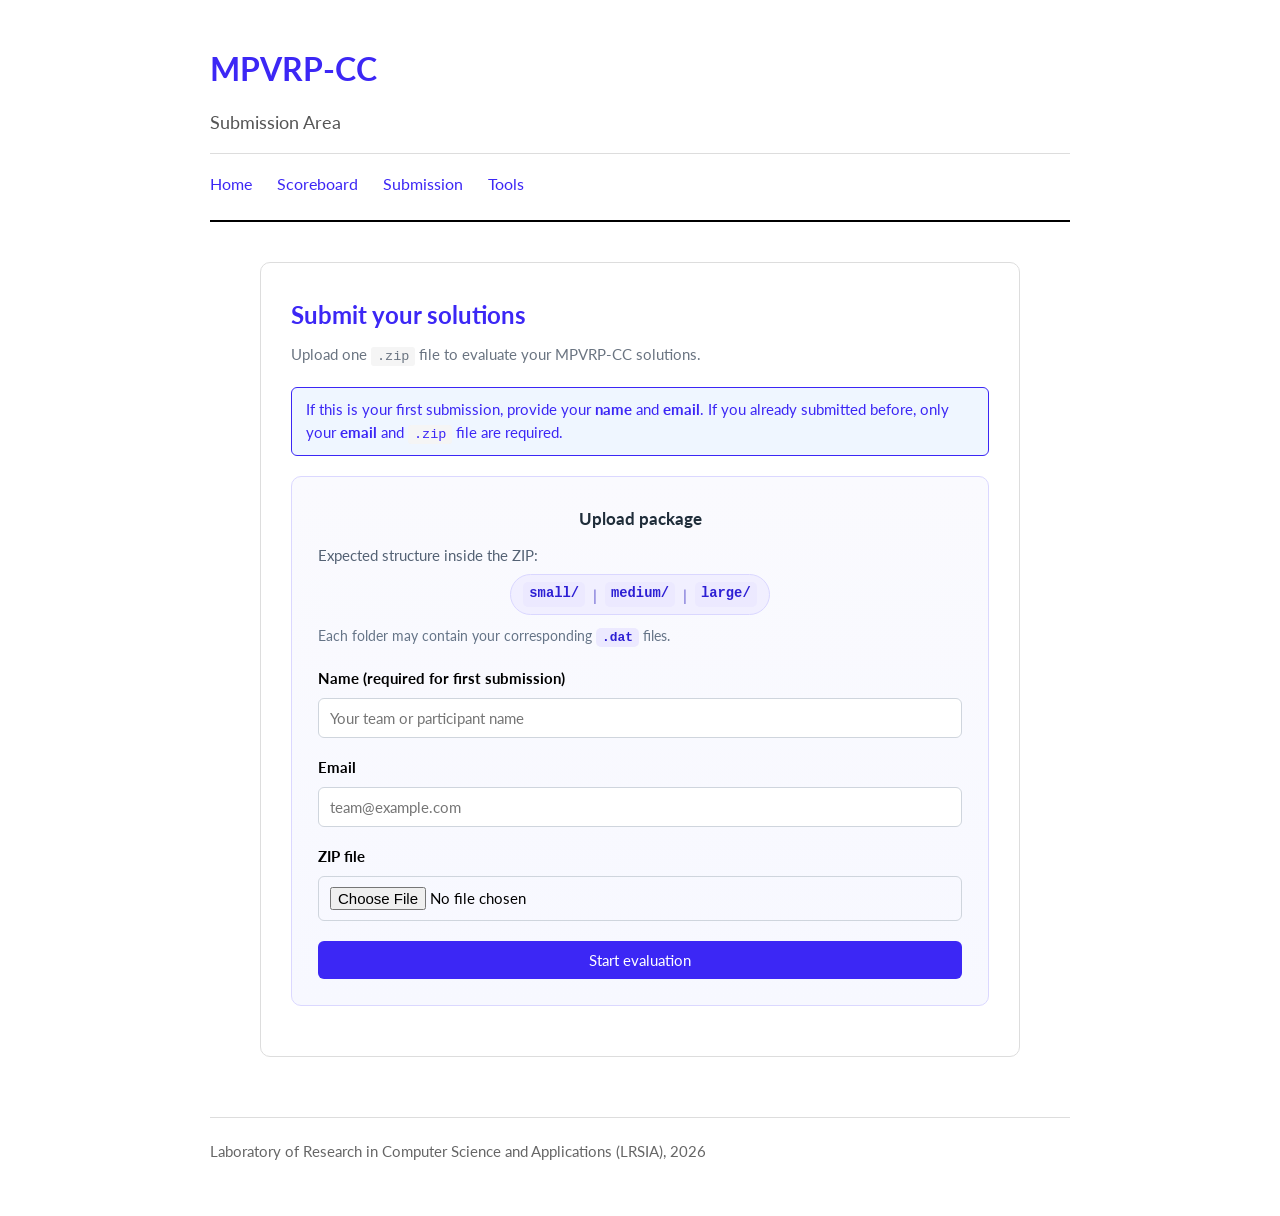
<file: submission.html>
﻿<!DOCTYPE html>
<html lang="en">
<head>
    <meta charset="UTF-8">
    <meta name="viewport" content="width=device-width, initial-scale=1.0">
    <title>Submission — MPVRP-CC</title>
    <link rel="stylesheet" href="static/css/style.css">
    <link rel="stylesheet" href="static/css/submission.css">
</head>
<body>

<header>
    <h1>
        MPVRP-CC
        <span>Submission Area</span>
    </h1>
    <nav>
        <div class="menu-toggle" id="mobile-menu">
            <span class="bar"></span>
            <span class="bar"></span>
            <span class="bar"></span>
        </div>
        <ul class="nav-links" id="nav-links">
            <li><a href="../index.html">Home</a></li>
            <li><a href="scoreboard.html">Scoreboard</a></li>
            <li><a href="submission.html" class="active">Submission</a></li>
            <li><a href="tools.html">Tools</a></li>
        </ul>
    </nav>
</header>

<section>
    <div class="auth-container">
        <h2>Submit your solutions</h2>
        <p class="auth-subtitle">Upload one <code>.zip</code> file to evaluate your MPVRP-CC solutions.</p>

        <div class="msg-banner msg-banner--info-static">
            If this is your first submission, provide your <strong>name</strong> and <strong>email</strong>.
            If you already submitted before, only your <strong>email</strong> and <code>.zip</code> file are required.
        </div>

        <div class="upload-card">
            <h3>Upload package</h3>
            <p class="upload-note">Expected structure inside the ZIP:</p>
            <p class="upload-folders"><code>small/</code> <span>|</span> <code>medium/</code> <span>|</span> <code>large/</code></p>
            <p class="upload-hint">Each folder may contain your corresponding <code>.dat</code> files.</p>

            <form id="submission-form" onsubmit="handleFileUpload(event)">
                <div class="form-group form-group--left">
                    <label for="name">Name (required for first submission)</label>
                    <input type="text" id="name" autocomplete="name" placeholder="Your team or participant name">
                </div>

                <div class="form-group form-group--left">
                    <label for="email">Email</label>
                    <input type="email" id="email" required autocomplete="email" placeholder="team@example.com">
                </div>

                <div class="form-group form-group--left">
                    <label for="zip-file">ZIP file</label>
                    <input type="file" id="zip-file" accept=".zip" required>
                </div>

                <button type="submit" id="upload-btn" class="btn-upload">Start evaluation</button>
            </form>
        </div>
    </div>

</section>

<footer>
    <p>Laboratory of Research in Computer Science and Applications (LRSIA), 2026</p>
</footer>


<script src="static/js/config.js"></script>
<script src="static/js/auth.js"></script>
</body>
</html>
</file>
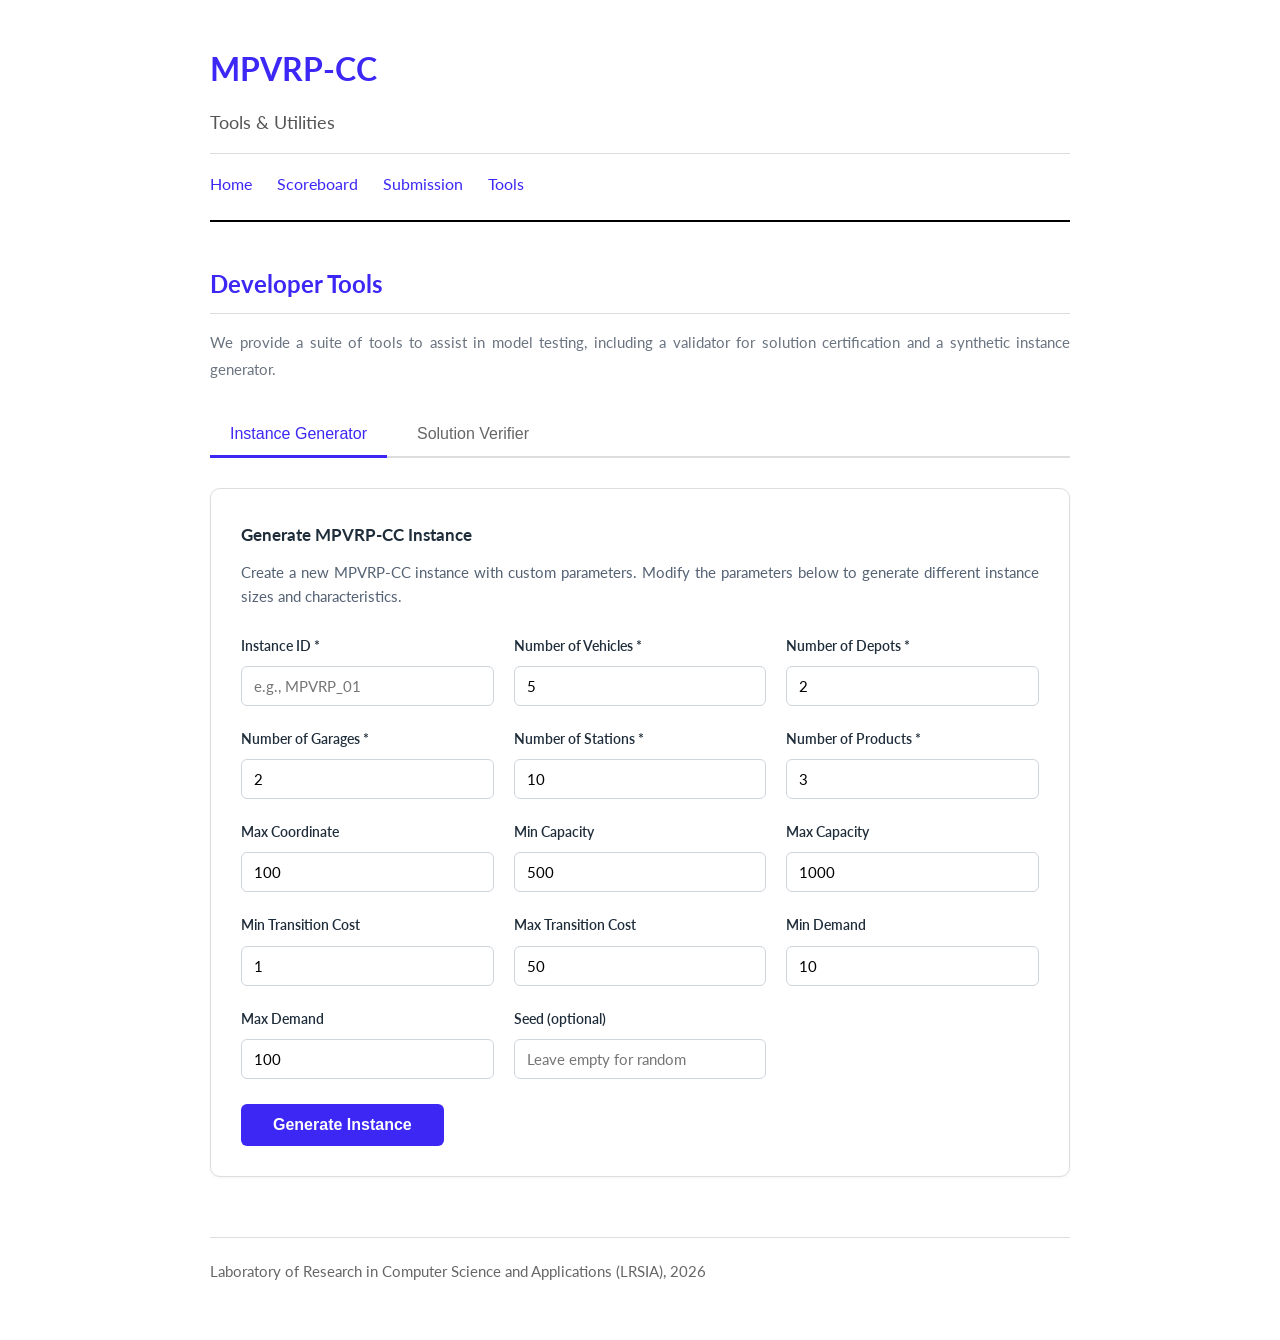
<file: tools.html>
<!DOCTYPE html>
<html lang="en">
<head>
    <meta charset="UTF-8">
    <meta name="viewport" content="width=device-width, initial-scale=1.0">
    <title>Tools — MPVRP-CC</title>
    <link rel="stylesheet" href="static/css/style.css">
    <link rel="stylesheet" href="static/css/tools.css">
</head>
<body>

<header>
    <h1>
        MPVRP-CC
        <span>Tools & Utilities</span>
    </h1>
    <nav>
        <div class="menu-toggle" id="mobile-menu">
            <span class="bar"></span>
            <span class="bar"></span>
            <span class="bar"></span>
        </div>
        <ul class="nav-links" id="nav-links">
            <li><a href="../index.html">Home</a></li>
            <li><a href="scoreboard.html">Scoreboard</a></li>
            <li><a href="submission.html">Submission</a></li>
            <li><a href="tools.html" class="active">Tools</a></li>
        </ul>
    </nav>
</header>

<section>
    <div class="tools-container">
        <h2>Developer Tools</h2>
        <p class="tools-subtitle">We provide a suite of tools to assist in model testing, including a validator for solution certification and a synthetic instance generator.</p>

        <!-- Tabs Navigation -->
        <div class="tabs-nav">
            <button class="tab-btn active" data-tab="generator">Instance Generator</button>
            <button class="tab-btn" data-tab="verifier">Solution Verifier</button>
        </div>

        <!-- TAB 1: Instance Generator -->
        <div id="generator" class="tab-content active">
            <div class="tool-card">
                <h3>Generate MPVRP-CC Instance</h3>
                <p class="tool-description">
                    Create a new MPVRP-CC instance with custom parameters.
                    Modify the parameters below to generate different instance sizes and characteristics.
                </p>

                <form id="generator-form" onsubmit="handleGeneratorSubmit(event)">
                    <div class="form-grid">
                        <div class="form-group">
                            <label for="gen-id">Instance ID *</label>
                            <input type="text" id="gen-id" required placeholder="e.g., MPVRP_01">
                        </div>
                        <div class="form-group">
                            <label for="gen-vehicles">Number of Vehicles *</label>
                            <input type="number" id="gen-vehicles" required min="1" value="5" placeholder="5">
                        </div>
                        <div class="form-group">
                            <label for="gen-depots">Number of Depots *</label>
                            <input type="number" id="gen-depots" required min="1" value="2" placeholder="2">
                        </div>
                        <div class="form-group">
                            <label for="gen-garages">Number of Garages *</label>
                            <input type="number" id="gen-garages" required min="1" value="2" placeholder="2">
                        </div>
                        <div class="form-group">
                            <label for="gen-stations">Number of Stations *</label>
                            <input type="number" id="gen-stations" required min="1" value="10" placeholder="10">
                        </div>
                        <div class="form-group">
                            <label for="gen-products">Number of Products *</label>
                            <input type="number" id="gen-products" required min="1" value="3" placeholder="3">
                        </div>
                        <div class="form-group">
                            <label for="gen-maxcoord">Max Coordinate</label>
                            <input type="number" id="gen-maxcoord" min="1" value="100" placeholder="100">
                        </div>
                        <div class="form-group">
                            <label for="gen-mincap">Min Capacity</label>
                            <input type="number" id="gen-mincap" min="1" value="500" placeholder="500">
                        </div>
                        <div class="form-group">
                            <label for="gen-maxcap">Max Capacity</label>
                            <input type="number" id="gen-maxcap" min="1" value="1000" placeholder="1000">
                        </div>
                        <div class="form-group">
                            <label for="gen-mintrans">Min Transition Cost</label>
                            <input type="number" id="gen-mintrans" min="0" value="1" placeholder="1">
                        </div>
                        <div class="form-group">
                            <label for="gen-maxtrans">Max Transition Cost</label>
                            <input type="number" id="gen-maxtrans" min="1" value="50" placeholder="50">
                        </div>
                        <div class="form-group">
                            <label for="gen-mindemand">Min Demand</label>
                            <input type="number" id="gen-mindemand" min="1" value="10" placeholder="10">
                        </div>
                        <div class="form-group">
                            <label for="gen-maxdemand">Max Demand</label>
                            <input type="number" id="gen-maxdemand" min="1" value="100" placeholder="100">
                        </div>
                        <div class="form-group">
                            <label for="gen-seed">Seed (optional)</label>
                            <input type="number" id="gen-seed" placeholder="Leave empty for random">
                        </div>
                    </div>

                    <button type="submit" id="gen-submit-btn" class="btn-submit">Generate Instance</button>
                </form>

                <div id="gen-status" class="status-message" style="display: none;"></div>
            </div>
        </div>

        <!-- TAB 2: Solution Verifier -->
        <div id="verifier" class="tab-content">
            <div class="tool-card">
                <h3>Verify MPVRP-CC Solution</h3>
                <p class="tool-description">
                    Upload an instance file and its corresponding solution to check feasibility.
                    The verifier will perform comprehensive validation including capacity constraints,
                    demand fulfillment, and metric computation.
                </p>

                <form id="verifier-form" onsubmit="handleVerifierSubmit(event)">
                    <div class="form-grid form-grid--single">
                        <div class="form-group">
                            <label for="ver-instance">Instance File (.dat) *</label>
                            <input type="file" id="ver-instance" accept=".dat" required>
                            <p class="file-hint">Upload the MPVRP-CC instance file</p>
                        </div>
                        <div class="form-group">
                            <label for="ver-solution">Solution File (.dat) *</label>
                            <input type="file" id="ver-solution" accept=".dat" required>
                            <p class="file-hint">Upload the solution file</p>
                        </div>
                    </div>

                    <button type="submit" id="ver-submit-btn" class="btn-submit">Verify Solution</button>
                </form>

                <div id="ver-status" class="status-message" style="display: none;"></div>
                <div id="ver-results" class="verification-results" style="display: none;"></div>
            </div>
        </div>
    </div>
</section>

<footer>
    <p>Laboratory of Research in Computer Science and Applications (LRSIA), 2026</p>
</footer>

<script src="static/js/config.js"></script>
<script src="static/js/auth.js"></script>
<script src="static/js/tools.js"></script>
</body>
</html>
</file>
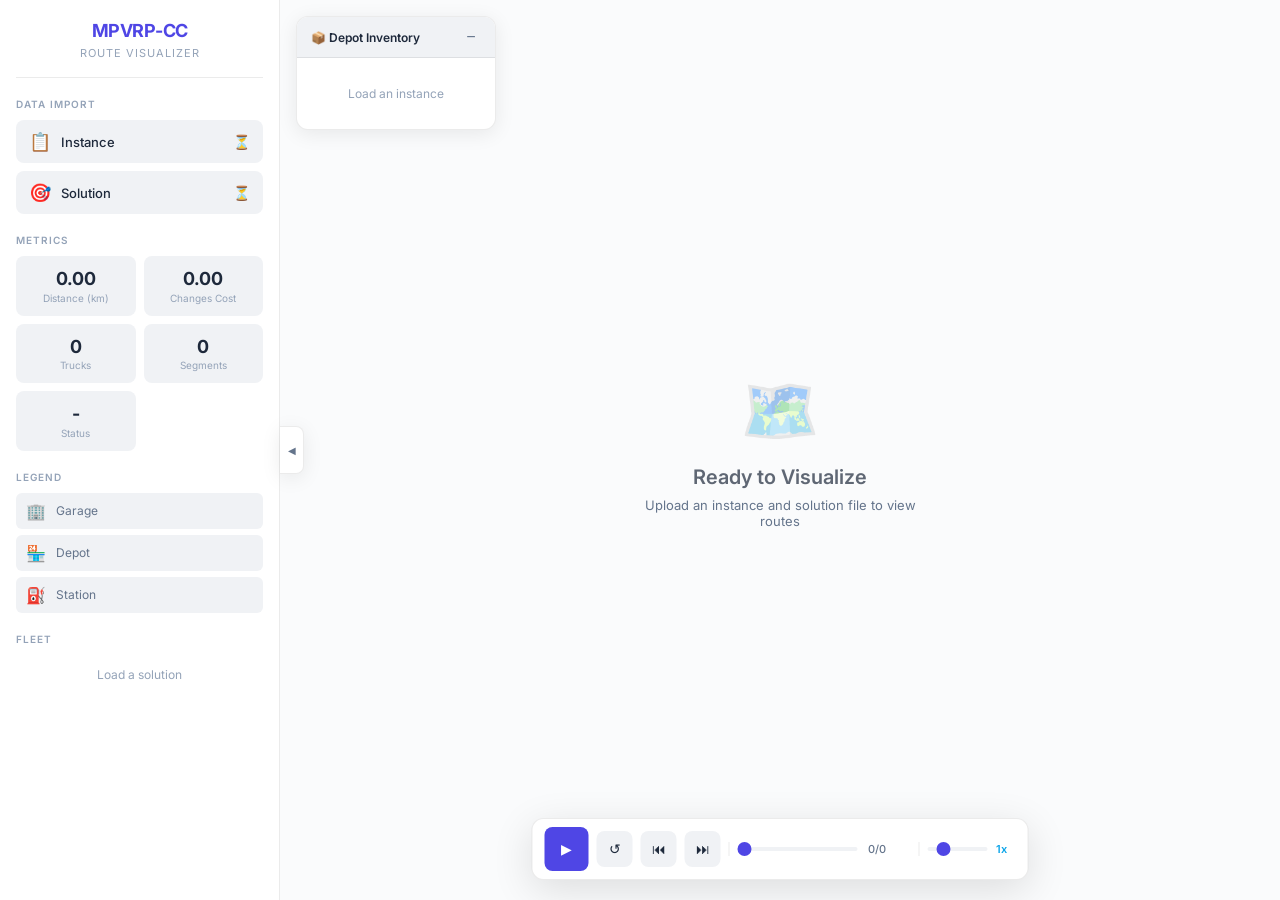
<file: visualisation.html>
<!DOCTYPE html>
<html lang="en" data-theme="light">
<head>
    <meta charset="UTF-8">
    <meta name="viewport" content="width=device-width, initial-scale=1.0">
    <title>MPVRP-CC Solution Visualizer | Multi-Product Vehicle Routing Problem</title>
    <link href="https://fonts.googleapis.com/css2?family=Inter:wght@300;400;500;600;700&display=swap" rel="stylesheet">
    <link rel="stylesheet" href="static/css/visualisation.css">
</head>
<body>
    <div class="app-container">
        <!-- Sidebar Toggle Button -->
        <button class="sidebar-toggle" id="sidebarToggle" onclick="toggleSidebar()" title="Toggle Panel">
            <span class="toggle-icon">◀</span>
        </button>

        <!-- Sidebar -->
        <aside class="sidebar" id="sidebar">
            <div class="sidebar-header">
                <h2><a href="../index.html" style="text-decoration: none; color: inherit;">MPVRP-CC</a></h2>
                <span class="subtitle">Route Visualizer</span>
            </div>

            <!-- Upload Section -->
            <div class="panel-section">
                <div class="section-title">Data Import</div>
                <div class="upload-row">
                    <div class="upload-compact" id="instanceZone" onclick="document.getElementById('instanceUpload').click()">
                        <span class="upload-emoji">📋</span>
                        <span class="upload-label">Instance</span>
                        <span class="upload-status" id="instanceStatus">⏳</span>
                    </div>
                    <input type="file" id="instanceUpload" class="file-input" accept=".json,.dat,.txt">

                    <div class="upload-compact" id="solutionZone" onclick="document.getElementById('solutionUpload').click()">
                        <span class="upload-emoji">🎯</span>
                        <span class="upload-label">Solution</span>
                        <span class="upload-status" id="solutionStatus">⏳</span>
                    </div>
                    <input type="file" id="solutionUpload" class="file-input" accept=".json,.dat,.txt">
                </div>
            </div>

            <!-- Metrics Section -->
            <div class="panel-section">
                <div class="section-title">Metrics</div>
                <div class="metrics-grid">
                    <div class="metric">
                        <span class="metric-value" id="stat-dist">0.00</span>
                        <span class="metric-label">Distance (km)</span>
                    </div>
                    <div class="metric">
                        <span class="metric-value" id="stat-routing">0.00</span>
                        <span class="metric-label">Changes Cost</span>
                    </div>
                    <!--<div class="metric">
                        <span class="metric-value" id="stat-exchanges">0</span>
                        <span class="metric-label">Exchanges</span>
                    </div>-->
                    <div class="metric">
                        <span class="metric-value" id="stat-trucks">0</span>
                        <span class="metric-label">Trucks</span>
                    </div>
                    <div class="metric">
                        <span class="metric-value" id="stat-segments">0</span>
                        <span class="metric-label">Segments</span>
                    </div>
                    <div class="metric">
                        <span class="metric-value" id="stat-status">-</span>
                        <span class="metric-label">Status</span>
                    </div>
                </div>
            </div>

            <!-- Legend Section -->
            <div class="panel-section">
                <div class="section-title">Legend</div>
                <div class="legend-compact">
                    <div class="legend-row"><span>🏢</span> Garage</div>
                    <div class="legend-row"><span>🏪</span> Depot</div>
                    <div class="legend-row"><span>⛽</span> Station</div>
                </div>
            </div>

            <!-- Fleet Section -->
            <div class="panel-section">
                <div class="section-title">Fleet</div>
                <div class="fleet-compact" id="fleet-legend">
                    <div class="fleet-placeholder">Load a solution</div>
                </div>
            </div>
        </aside>

        <!-- Map Area -->
        <main class="map-area">
            <div class="canvas-wrapper">
                <canvas id="canvas"></canvas>
            </div>

            <div class="empty-state" id="emptyState">
                <div class="empty-icon">🗺️</div>
                <div class="empty-title">Ready to Visualize</div>
                <div class="empty-desc">Upload an instance and solution file to view routes</div>
            </div>

            <!-- Depot Inventory Panel (top-left) -->
            <div class="depot-inventory-panel" id="depotInventoryPanel">
                <div class="depot-panel-header">
                    <span>📦 Depot Inventory</span>
                    <button class="depot-toggle" onclick="toggleDepotPanel()" title="Toggle">−</button>
                </div>
                <div class="depot-panel-content" id="depotInventory">
                    <div class="depot-placeholder">Load an instance</div>
                </div>
            </div>

            <!-- Floating Controls -->
            <div class="floating-controls" id="floatingControls">
                <div class="controls-inner">
                    <button class="ctrl-btn primary" id="playBtn" onclick="togglePlay()" title="Play/Pause">
                        <span id="playIcon">▶</span>
                    </button>
                    <button class="ctrl-btn" onclick="reset()" title="Reset">↺</button>
                    <button class="ctrl-btn" onclick="stepBackward()" title="Step Back">⏮</button>
                    <button class="ctrl-btn" onclick="stepForward()" title="Step Forward">⏭</button>

                    <div class="timeline-mini">
                        <input type="range" id="timeline" min="0" max="1" step="0.001" value="0" oninput="seek(this.value)">
                        <span class="progress-label" id="progressText">0/0</span>
                    </div>

                    <div class="speed-mini">
                        <input type="range" class="speed-slider" min="0.25" max="4" step="0.25" value="1" oninput="setSpeed(this.value)">
                        <span class="speed-label" id="speedText">1x</span>
                    </div>
                </div>
            </div>

            <div class="map-overlay" id="mapOverlay" style="display: none;">
                <div class="overlay-badge">
                    <span class="dot"></span>
                    <span id="overlayStatus">Ready</span>
                </div>
            </div>

            <div id="tooltip" class="tooltip"></div>

            <!-- Notification Container for Product Swaps -->
            <div class="notification-container" id="notificationContainer"></div>
        </main>
    </div>

    <script src="static/js/visualisation.js"></script>
</body>
</html>
</file>
<file: static/css/style.css>
/* MPVRP-CC - Clean Academic Style */
@import url('https://fonts.googleapis.com/css2?family=Lato:wght@400;700&display=swap');

* {
    margin: 0;
    padding: 0;
    box-sizing: border-box;
}

body {
    font-family: 'Lato', sans-serif;
    font-size: 17px;
    line-height: 1.8;
    color: #000000;
    max-width: 900px;
    margin: 0 auto;
    padding: 40px 20px;
    background: #fff;
}

/* Header */
header {
    border-bottom: 2px solid #000000;
    padding-bottom: 20px;
    margin-bottom: 40px;
}

h1 {
    font-size: 32px;
    font-weight: 700;
    color: #3C27F5;
    margin-bottom: 5px;
}

h1 span {
    display: block;
    font-size: 18px;
    color: #555;
    margin-top: 8px;
    font-weight: 400;
}

/* Navigation */
nav {
    margin-top: 15px;
    padding-top: 15px;
    border-top: 1px solid #ddd;
    display: flex;
    justify-content: space-between;
    align-items: center;
}

.nav-links {
    display: flex;
    list-style: none;
    gap: 25px;
}

.nav-links a {
    color: #3C27F5;
    text-decoration: none;
    font-size: 16px;
}

.nav-links a:hover {
    text-decoration: underline;
}

/* Hamburger Menu */
.menu-toggle {
    display: none;
    flex-direction: column;
    cursor: pointer;
    gap: 5px;
    padding: 5px;
}

.menu-toggle .bar {
    width: 25px;
    height: 3px;
    background-color: #3C27F5;
    transition: all 0.3s ease;
}

/* Sections */
section {
    margin-bottom: 40px;
}

h2 {
    font-size: 24px;
    font-weight: 700;
    color: #3C27F5;
    border-bottom: 1px solid #ddd;
    padding-bottom: 8px;
    margin-bottom: 15px;
}

p {
    margin-bottom: 15px;
    text-align: justify;
}

/* Links */
a {
    color: #3C27F5;
}

a:hover {
    color: #1a365d;
}

/* Code */
code {
    background-color: #f5f5f5;
    padding: 2px 6px;
    border-radius: 3px;
    font-family: monospace;
    font-size: 0.9em;
}

/* Tables */
table {
    width: 100%;
    border-collapse: collapse;
    margin: 20px 0;
    font-size: 16px;
}

th, td {
    padding: 12px 14px;
    text-align: left;
    border: 1px solid #ddd;
}

th {
    background: #f5f5f5;
    font-weight: 700;
    color: #333;
}

/* Download Links */
.download-links {
    margin: 20px 0;
}

.download-links a {
    display: inline-block;
    margin-right: 20px;
    margin-bottom: 10px;
}

/* Footer */
footer {
    margin-top: 60px;
    padding-top: 20px;
    border-top: 1px solid #ddd;
    font-size: 15px;
    color: #666;
}

/* Responsive Design */
@media (max-width: 768px) {
    body {
        padding: 20px 15px;
        font-size: 16px;
    }

    h1 {
        font-size: 26px;
    }

    h1 span {
        font-size: 16px;
    }

    h2 {
        font-size: 20px;
    }

    /* Hamburger menu visible on mobile */
    .menu-toggle {
        display: flex;
    }

    .nav-links {
        display: none;
        flex-direction: column;
        width: 100%;
        gap: 0;
        margin-top: 15px;
        padding-top: 15px;
        border-top: 1px solid #ddd;
    }

    .nav-links.active {
        display: flex;
    }

    .nav-links li {
        padding: 10px 0;
        border-bottom: 1px solid #eee;
    }

    .nav-links li:last-child {
        border-bottom: none;
    }

    nav {
        flex-wrap: wrap;
    }

    /* Table responsive */
    table {
        font-size: 14px;
    }

    th, td {
        padding: 10px 8px;
    }

    .download-links a {
        display: block;
        margin-right: 0;
        margin-bottom: 10px;
    }

    p {
        text-align: left;
    }
}

@media (max-width: 480px) {
    body {
        padding: 15px 12px;
    }

    h1 {
        font-size: 22px;
    }

    h1 span {
        font-size: 14px;
    }

    h2 {
        font-size: 18px;
    }

    table {
        font-size: 13px;
    }

    th, td {
        padding: 8px 6px;
    }
}
</file>
<file: static/css/submission.css>
@import url('https://fonts.googleapis.com/css2?family=Bricolage+Grotesque:opsz,wght@12..96,200..800&family=Jost:ital,wght@0,100..900;1,100..900&family=Lato:ital,wght@0,100;0,300;0,400;0,700;0,900;1,100;1,300;1,400;1,700;1,900&family=Source+Code+Pro:ital,wght@0,200..900;1,200..900&family=Ubuntu:ital,wght@0,300;0,400;0,500;0,700;1,300;1,400;1,500;1,700&display=swap');

.auth-container {
    max-width: 760px;
    margin: 40px auto;
    padding: 30px;
    border: 1px solid #ddd;
    border-radius: 10px;
    background: #fff;
}

.auth-container h2 {
    border-bottom: none;
    margin-bottom: 5px;
    padding-bottom: 0;
}

.auth-subtitle {
    color: #6a7481;
    font-size: 15px;
    margin-bottom: 18px;
}

.form-group {
    margin-bottom: 16px;
}

.form-group--left {
    text-align: left;
}

.form-group label {
    display: block;
    margin-bottom: 6px;
    font-weight: bold;
    font-size: 15px;
}

.form-group input {
    width: 100%;
    padding: 10px 11px;
    border: 1px solid #cfd5dd;
    border-radius: 6px;
    box-sizing: border-box;
    font-family: inherit;
    font-size: 15px;
    transition: border-color 0.2s, box-shadow 0.2s;
}

.form-group input:focus {
    outline: none;
    border-color: #3c27f5;
    box-shadow: 0 0 0 3px rgba(60, 39, 245, 0.12);
}

.upload-card {
    border: 1px solid #dbd8ff;
    padding: 26px;
    text-align: center;
    margin: 20px 0;
    border-radius: 10px;
    background: linear-gradient(180deg, #fafafe 0%, #f7f8ff 100%);
}

.upload-card h3 {
    margin-bottom: 10px;
    color: #1f2d3a;
    font-size: 1.08rem;
}

.upload-card p {
    color: #546274;
    font-size: 15px;
    line-height: 1.5;
    margin-bottom: 10px;
}

.upload-card .upload-note {
    margin-bottom: 8px;
}

.upload-card .upload-folders {
    display: inline-flex;
    align-items: center;
    gap: 8px;
    margin: 0 auto 10px;
    padding: 7px 12px;
    border: 1px solid #dad7ff;
    border-radius: 999px;
    background: #f1efff;
}

.upload-card .upload-folders span {
    color: #7c75d8;
    font-weight: 600;
}

.upload-card .upload-hint {
    margin-bottom: 18px;
    font-size: 14px;
    color: #657487;
}

.upload-card code {
    background: #ece9ff;
    color: #2d1fd4;
    padding: 2px 6px;
    border-radius: 5px;
    font-size: 0.92em;
    font-weight: 600;
}

.upload-card input[type="file"] {
    display: block;
    margin: 0 auto 0;
    font-family: inherit;
    font-size: 15px;
}

.btn-upload {
    width: 100%;
    margin-top: 4px;
    background: #3c27f5;
    color: #fff;
    border: none;
    border-radius: 6px;
    padding: 10px 22px;
    font-size: 15px;
    font-family: inherit;
    cursor: pointer;
    transition: background-color 0.2s, opacity 0.2s;
}

.btn-upload:hover:not(:disabled) {
    background-color: #2d1fd4;
}

.btn-upload:disabled {
    opacity: 0.65;
    cursor: not-allowed;
}

.msg-banner {
    border-radius: 6px;
    padding: 10px 14px;
    margin-top: 15px;
    font-size: 15px;
    line-height: 1.5;
    transition: opacity 0.4s;
}

.msg-banner--info-static {
    margin-top: 12px;
    margin-bottom: 14px;
    background: #eff6ff;
    border: 1px solid #3c27f5;
    color: #3c27f5;
}

.result-section {
    margin-top: 26px;
}

.result-card {
    background: #fff;
    border: 1px solid #e2e7ef;
    border-radius: 10px;
    padding: 20px;
}

.result-card h2 {
    margin: 0 0 14px;
    font-size: 1.15rem;
}

.result-metrics {
    margin-top: 0;
}

.result-metrics td strong {
    color: #2d1fd4;
}

.result-details {
    margin-top: 14px;
    border: 1px solid #e2e7ef;
    border-radius: 8px;
    background: #fbfcff;
    padding: 0 12px;
}

.result-details[open] {
    padding-bottom: 12px;
}

.result-details summary {
    cursor: pointer;
    color: #3c27f5;
    font-weight: 600;
    padding: 12px 0;
    user-select: none;
}

.result-details--warning summary {
    color: #b03a2e;
}

.result-pre {
    margin: 0;
    background: #fdf2f2;
    border: 1px solid #f5b7b1;
    border-radius: 6px;
    padding: 12px;
    font-size: 13px;
    line-height: 1.55;
    white-space: pre-wrap;
    word-break: break-word;
}

.result-instances {
    margin-top: 8px;
    font-size: 14px;
}

.result-row--invalid {
    background: #fff6f6;
}

.result-errors {
    color: #c0392b;
    font-size: 13px;
}
</file>
<file: static/css/tools.css>
/* Tools Page Styles */

.tools-container {
    max-width: 900px;
    margin: 0 auto;
}

.tools-subtitle {
    color: #6a7481;
    font-size: 15px;
    margin-bottom: 30px;
}

/* Tabs Navigation */
.tabs-nav {
    display: flex;
    gap: 10px;
    border-bottom: 2px solid #ddd;
    margin-bottom: 30px;
    flex-wrap: wrap;
}

.tab-btn {
    padding: 12px 20px;
    background: none;
    border: none;
    border-bottom: 3px solid transparent;
    cursor: pointer;
    font-size: 16px;
    color: #666;
    font-weight: 500;
    transition: all 0.3s ease;
    margin-bottom: -2px;
}

.tab-btn:hover {
    color: #3c27f5;
}

.tab-btn.active {
    color: #3c27f5;
    border-bottom-color: #3c27f5;
}

/* Tab Content */
.tab-content {
    display: none;
    animation: fadeIn 0.3s ease;
}

.tab-content.active {
    display: block;
}

@keyframes fadeIn {
    from {
        opacity: 0;
    }
    to {
        opacity: 1;
    }
}

/* Tool Card */
.tool-card {
    border: 1px solid #ddd;
    padding: 30px;
    border-radius: 10px;
    background: #fff;
    box-shadow: 0 1px 3px rgba(0, 0, 0, 0.05);
}

.tool-card h3 {
    margin-bottom: 10px;
    color: #1f2d3a;
    font-size: 1.08rem;
    border-bottom: none;
    padding-bottom: 0;
}

.tool-description {
    color: #546274;
    font-size: 15px;
    margin-bottom: 25px;
    line-height: 1.6;
}

/* Forms */
.form-grid {
    display: grid;
    grid-template-columns: repeat(auto-fit, minmax(200px, 1fr));
    gap: 20px;
    margin-bottom: 25px;
}

.form-grid--single {
    grid-template-columns: 1fr;
}

@media (max-width: 768px) {
    .form-grid {
        grid-template-columns: 1fr;
    }
}

.form-group {
    display: flex;
    flex-direction: column;
}

.form-group label {
    display: block;
    margin-bottom: 8px;
    font-weight: 600;
    font-size: 14px;
    color: #1f2d3a;
}

.form-group input[type="text"],
.form-group input[type="number"],
.form-group input[type="file"] {
    padding: 10px 12px;
    border: 1px solid #cfd5dd;
    border-radius: 6px;
    font-family: inherit;
    font-size: 15px;
    transition: border-color 0.2s, box-shadow 0.2s;
}

.form-group input[type="text"]:focus,
.form-group input[type="number"]:focus,
.form-group input[type="file"]:focus {
    outline: none;
    border-color: #3c27f5;
    box-shadow: 0 0 0 3px rgba(60, 39, 245, 0.12);
}

.form-group input[type="file"] {
    padding: 8px 12px;
    cursor: pointer;
}

.file-hint {
    font-size: 13px;
    color: #999;
    margin-top: 5px;
    margin-bottom: 0;
}

/* Submit Button */
.btn-submit {
    display: inline-block;
    padding: 12px 32px;
    background-color: #3c27f5;
    color: white;
    border: none;
    border-radius: 6px;
    font-size: 16px;
    font-weight: 600;
    cursor: pointer;
    transition: background-color 0.2s, box-shadow 0.2s;
}

.btn-submit:hover {
    background-color: #2c1db5;
    box-shadow: 0 4px 12px rgba(60, 39, 245, 0.3);
}

.btn-submit:active {
    transform: translateY(1px);
}

.btn-submit:disabled {
    background-color: #ccc;
    cursor: not-allowed;
    box-shadow: none;
}

/* Status Messages */
.status-message {
    margin-top: 20px;
    padding: 15px 16px;
    border-radius: 6px;
    font-size: 14px;
    border-left: 4px solid;
}

.status-message.info {
    background-color: #e3f2fd;
    border-left-color: #2196f3;
    color: #1565c0;
}

.status-message.success {
    background-color: #e8f5e9;
    border-left-color: #4caf50;
    color: #2e7d32;
}

.status-message.error {
    background-color: #ffebee;
    border-left-color: #f44336;
    color: #c62828;
}

.status-message.warning {
    background-color: #fff3e0;
    border-left-color: #ff9800;
    color: #e65100;
}

/* Verification Results */
.verification-results {
    margin-top: 30px;
    border: 1px solid #ddd;
    border-radius: 10px;
    padding: 20px;
    background-color: #fafafa;
}

.results-header {
    display: flex;
    align-items: center;
    margin-bottom: 20px;
    gap: 12px;
}

.results-header h4 {
    margin: 0;
    font-size: 18px;
    color: #1f2d3a;
}

.result-status-badge {
    display: inline-block;
    padding: 6px 12px;
    border-radius: 20px;
    font-size: 13px;
    font-weight: 600;
}

.result-status-badge.feasible {
    background-color: #d4edda;
    color: #155724;
}

.result-status-badge.infeasible {
    background-color: #f8d7da;
    color: #721c24;
}

/* Errors Section */
.results-section {
    margin-bottom: 20px;
}

.results-section h5 {
    margin: 0 0 12px 0;
    font-size: 15px;
    color: #333;
    font-weight: 600;
}

.errors-list {
    list-style: none;
    padding: 0;
    margin: 0;
}

.errors-list li {
    padding: 10px 12px;
    margin-bottom: 8px;
    background-color: #fff;
    border-left: 3px solid #f44336;
    border-radius: 3px;
    font-size: 14px;
    color: #333;
}

/* Metrics Section */
.metrics-table {
    width: 100%;
    border-collapse: collapse;
    font-size: 14px;
}

.metrics-table thead {
    background-color: #f5f5f5;
}

.metrics-table th,
.metrics-table td {
    padding: 10px 12px;
    text-align: left;
    border-bottom: 1px solid #ddd;
}

.metrics-table th {
    font-weight: 600;
    color: #333;
}

.metrics-table td {
    color: #555;
}

.metrics-table tbody tr:last-child td {
    border-bottom: none;
}

/* Loading Spinner */
.spinner {
    display: inline-block;
    width: 14px;
    height: 14px;
    border: 2px solid #f3f3f3;
    border-top: 2px solid #3c27f5;
    border-radius: 50%;
    animation: spin 1s linear infinite;
}

@keyframes spin {
    0% {
        transform: rotate(0deg);
    }
    100% {
        transform: rotate(360deg);
    }
}

/* Download Link */
.download-link {
    display: inline-block;
    margin-top: 20px;
    padding: 10px 16px;
    background-color: #e8eaf6;
    color: #3c27f5;
    text-decoration: none;
    border-radius: 6px;
    font-size: 14px;
    font-weight: 600;
    transition: background-color 0.2s;
}

.download-link:hover {
    background-color: #d1d5e8;
}

/* Responsive */
@media (max-width: 768px) {
    .tool-card {
        padding: 20px;
    }

    .tabs-nav {
        gap: 5px;
    }

    .tab-btn {
        padding: 10px 16px;
        font-size: 14px;
    }

    .results-header {
        flex-direction: column;
        align-items: flex-start;
    }

    .metrics-table {
        font-size: 13px;
    }

    .metrics-table th,
    .metrics-table td {
        padding: 8px 10px;
    }
}
</file>
<file: static/css/visualisation.css>
/* ═══════════════════════════════════════════════════════════════
   MPVRP-CC Visualizer - Modern Minimal Theme
   ═══════════════════════════════════════════════════════════════ */

:root {
    /* Light Theme (Default) */
    --bg: #f5f7fa;
    --surface: #ffffff;
    --surface-hover: #f0f2f5;
    --primary: #4f46e5;
    --primary-light: rgba(79, 70, 229, 0.1);
    --secondary: #0ea5e9;
    --success: #10b981;
    --text: #1e293b;
    --text-muted: #64748b;
    --text-dim: #94a3b8;
    --border: rgba(0, 0, 0, 0.08);
    --shadow: 0 4px 20px rgba(0, 0, 0, 0.08);
    --shadow-lg: 0 10px 40px rgba(0, 0, 0, 0.12);
    --map-bg: #fafbfc;
    --grid-color: rgba(0, 0, 0, 0.04);
    --sidebar-width: 280px;
}

[data-theme="dark"] {
    --bg: #0f1117;
    --surface: #1a1d27;
    --surface-hover: #252836;
    --primary: #6366f1;
    --primary-light: rgba(99, 102, 241, 0.15);
    --secondary: #22d3ee;
    --success: #34d399;
    --text: #f1f5f9;
    --text-muted: #94a3b8;
    --text-dim: #64748b;
    --border: rgba(255, 255, 255, 0.08);
    --shadow: 0 4px 20px rgba(0, 0, 0, 0.3);
    --shadow-lg: 0 10px 40px rgba(0, 0, 0, 0.4);
    --map-bg: #12151c;
    --grid-color: rgba(255, 255, 255, 0.03);
}

* {
    margin: 0;
    padding: 0;
    box-sizing: border-box;
}

body {
    font-family: 'Inter', -apple-system, BlinkMacSystemFont, 'Segoe UI', sans-serif;
    background: var(--bg);
    color: var(--text);
    height: 100vh;
    overflow: hidden;
}

/* ═══════════════════════════════════════════════════════════════
   LAYOUT
   ═══════════════════════════════════════════════════════════════ */

.app-container {
    display: flex;
    height: 100vh;
    position: relative;
}

/* ═══════════════════════════════════════════════════════════════
   SIDEBAR
   ═══════════════════════════════════════════════════════════════ */

.sidebar {
    width: var(--sidebar-width);
    background: var(--surface);
    border-right: 1px solid var(--border);
    display: flex;
    flex-direction: column;
    padding: 20px 16px;
    gap: 20px;
    overflow-y: auto;
    transition: transform 0.3s ease, width 0.3s ease, opacity 0.3s ease;
    z-index: 10;
}

.sidebar.collapsed {
    transform: translateX(-100%);
    width: 0;
    padding: 0;
    opacity: 0;
    overflow: hidden;
}

.sidebar-header {
    text-align: center;
    padding-bottom: 16px;
    border-bottom: 1px solid var(--border);
}

.sidebar-header h2 {
    font-size: 18px;
    font-weight: 700;
    color: var(--primary);
    letter-spacing: -0.5px;
}

.sidebar-header .subtitle {
    font-size: 11px;
    color: var(--text-dim);
    text-transform: uppercase;
    letter-spacing: 1px;
}

/* Sidebar Toggle Button */
.sidebar-toggle {
    position: fixed;
    left: var(--sidebar-width);
    top: 50%;
    transform: translateY(-50%);
    width: 24px;
    height: 48px;
    background: var(--surface);
    border: 1px solid var(--border);
    border-left: none;
    border-radius: 0 8px 8px 0;
    cursor: pointer;
    display: flex;
    align-items: center;
    justify-content: center;
    color: var(--text-muted);
    font-size: 10px;
    transition: all 0.3s ease;
    z-index: 100;
    box-shadow: var(--shadow);
}

.sidebar-toggle:hover {
    background: var(--surface-hover);
    color: var(--primary);
}

.sidebar-toggle .toggle-icon {
    transition: transform 0.3s ease;
}

.sidebar.collapsed + .map-area .sidebar-toggle,
body:has(.sidebar.collapsed) .sidebar-toggle {
    left: 0;
}

body:has(.sidebar.collapsed) .sidebar-toggle .toggle-icon {
    transform: rotate(180deg);
}

/* ═══════════════════════════════════════════════════════════════
   PANEL SECTIONS
   ═══════════════════════════════════════════════════════════════ */

.panel-section {
    display: flex;
    flex-direction: column;
    gap: 10px;
}

.section-title {
    font-size: 10px;
    font-weight: 600;
    text-transform: uppercase;
    letter-spacing: 1px;
    color: var(--text-dim);
}

/* Upload Section */
.upload-row {
    display: flex;
    flex-direction: column;
    gap: 8px;
}

.upload-compact {
    display: flex;
    align-items: center;
    gap: 10px;
    padding: 10px 12px;
    background: var(--surface-hover);
    border-radius: 8px;
    cursor: pointer;
    transition: all 0.2s ease;
    border: 1px solid transparent;
}

.upload-compact:hover {
    border-color: var(--primary);
    background: var(--primary-light);
}

.upload-compact.loaded {
    border-color: var(--success);
    background: rgba(16, 185, 129, 0.1);
}

.upload-emoji {
    font-size: 18px;
}

.upload-label {
    flex: 1;
    font-size: 13px;
    font-weight: 500;
    color: var(--text);
}

.upload-status {
    font-size: 14px;
}

.file-input {
    display: none;
}

/* Metrics Grid */
.metrics-grid {
    display: grid;
    grid-template-columns: 1fr 1fr;
    gap: 8px;
}

.metric {
    background: var(--surface-hover);
    border-radius: 8px;
    padding: 12px;
    text-align: center;
}

.metric-value {
    display: block;
    font-size: 18px;
    font-weight: 700;
    color: var(--text);
    line-height: 1.2;
}

.metric-label {
    display: block;
    font-size: 10px;
    color: var(--text-dim);
    margin-top: 2px;
}

/* Legend */
.legend-compact {
    display: flex;
    flex-direction: column;
    gap: 6px;
}

.legend-row {
    display: flex;
    align-items: center;
    gap: 10px;
    padding: 8px 10px;
    background: var(--surface-hover);
    border-radius: 6px;
    font-size: 12px;
    color: var(--text-muted);
}

.legend-row span {
    font-size: 16px;
}

/* Fleet */
.fleet-compact {
    display: flex;
    flex-wrap: wrap;
    gap: 6px;
}

.fleet-item {
    display: flex;
    align-items: center;
    gap: 6px;
    padding: 6px 10px;
    background: var(--surface-hover);
    border-radius: 6px;
    font-size: 11px;
    font-weight: 500;
    color: var(--text-muted);
}

.fleet-color {
    width: 10px;
    height: 10px;
    border-radius: 3px;
}

.fleet-placeholder {
    width: 100%;
    text-align: center;
    padding: 12px;
    font-size: 12px;
    color: var(--text-dim);
}

/* ═══════════════════════════════════════════════════════════════
   MAP AREA
   ═══════════════════════════════════════════════════════════════ */

.map-area {
    flex: 1;
    position: relative;
    display: flex;
    flex-direction: column;
    background: var(--map-bg);
    overflow: hidden;
}

.canvas-wrapper {
    position: absolute;
    inset: 0;
}

canvas {
    width: 100%;
    height: 100%;
    cursor: grab;
}

canvas:active {
    cursor: grabbing;
}

/* Empty State */
.empty-state {
    position: absolute;
    inset: 0;
    display: flex;
    flex-direction: column;
    align-items: center;
    justify-content: center;
    text-align: center;
    pointer-events: none;
}

.empty-icon {
    font-size: 64px;
    opacity: 0.4;
    margin-bottom: 16px;
}

.empty-title {
    font-size: 20px;
    font-weight: 600;
    color: var(--text);
    opacity: 0.7;
}

.empty-desc {
    font-size: 13px;
    color: var(--text-muted);
    margin-top: 8px;
    max-width: 300px;
}

/* Map Overlay */
.map-overlay {
    position: absolute;
    top: 16px;
    right: 16px;
}

.overlay-badge {
    background: var(--surface);
    border: 1px solid var(--border);
    border-radius: 8px;
    padding: 8px 12px;
    font-size: 11px;
    font-weight: 500;
    color: var(--text);
    display: flex;
    align-items: center;
    gap: 8px;
    box-shadow: var(--shadow);
}

.overlay-badge .dot {
    width: 6px;
    height: 6px;
    border-radius: 50%;
    background: var(--success);
    animation: pulse 2s infinite;
}

@keyframes pulse {
    0%, 100% { opacity: 1; }
    50% { opacity: 0.4; }
}

/* ═══════════════════════════════════════════════════════════════
   FLOATING CONTROLS
   ═══════════════════════════════════════════════════════════════ */

.floating-controls {
    position: absolute;
    bottom: 20px;
    left: 50%;
    transform: translateX(-50%);
    z-index: 50;
}

.controls-inner {
    display: flex;
    align-items: center;
    gap: 8px;
    background: var(--surface);
    border: 1px solid var(--border);
    border-radius: 12px;
    padding: 8px 12px;
    box-shadow: var(--shadow-lg);
}

.ctrl-btn {
    width: 36px;
    height: 36px;
    border: none;
    border-radius: 8px;
    background: var(--surface-hover);
    color: var(--text);
    font-size: 14px;
    cursor: pointer;
    display: flex;
    align-items: center;
    justify-content: center;
    transition: all 0.2s ease;
}

.ctrl-btn:hover {
    background: var(--primary-light);
    color: var(--primary);
}

.ctrl-btn.primary {
    background: var(--primary);
    color: white;
    width: 44px;
    height: 44px;
}

.ctrl-btn.primary:hover {
    filter: brightness(1.1);
}

.ctrl-btn.primary.playing {
    background: #ef4444;
}

/* Timeline Mini */
.timeline-mini {
    display: flex;
    align-items: center;
    gap: 10px;
    padding: 0 8px;
    border-left: 1px solid var(--border);
}

.timeline-mini input[type="range"] {
    width: 120px;
}

.progress-label {
    font-size: 11px;
    font-weight: 500;
    color: var(--text-muted);
    min-width: 35px;
}

/* Speed Mini */
.speed-mini {
    display: flex;
    align-items: center;
    gap: 8px;
    padding-left: 8px;
    border-left: 1px solid var(--border);
}

.speed-mini input[type="range"] {
    width: 60px;
}

.speed-label {
    font-size: 11px;
    font-weight: 600;
    color: var(--secondary);
    min-width: 20px;
}

/* Range Inputs */
input[type="range"] {
    -webkit-appearance: none;
    appearance: none;
    height: 4px;
    background: var(--surface-hover);
    border-radius: 2px;
    outline: none;
}

input[type="range"]::-webkit-slider-thumb {
    -webkit-appearance: none;
    width: 14px;
    height: 14px;
    border-radius: 50%;
    background: var(--primary);
    cursor: pointer;
    transition: transform 0.15s;
}

input[type="range"]::-webkit-slider-thumb:hover {
    transform: scale(1.2);
}

input[type="range"]::-moz-range-thumb {
    width: 14px;
    height: 14px;
    border-radius: 50%;
    background: var(--primary);
    cursor: pointer;
    border: none;
}

/* Tooltip */
.tooltip {
    position: fixed;
    background: var(--surface);
    border: 1px solid var(--border);
    border-radius: 10px;
    padding: 0;
    font-size: 12px;
    pointer-events: none;
    opacity: 0;
    transition: opacity 0.15s;
    z-index: 1000;
    box-shadow: var(--shadow-lg);
    min-width: 180px;
    max-width: 260px;
}

.tooltip-header {
    padding: 10px 14px;
    font-weight: 600;
    font-size: 13px;
    border-bottom: 1px solid var(--border);
    background: var(--surface-hover);
    border-radius: 10px 10px 0 0;
}

.tooltip-content {
    padding: 10px 14px;
    display: flex;
    flex-direction: column;
    gap: 8px;
}

.tooltip-product {
    display: flex;
    align-items: center;
    gap: 8px;
}

.tooltip-product-label {
    font-size: 10px;
    font-weight: 600;
    padding: 2px 6px;
    border-radius: 4px;
    min-width: 28px;
    text-align: center;
}

.tooltip-bar-bg {
    flex: 1;
    height: 6px;
    background: var(--input-bg);
    border-radius: 3px;
    overflow: hidden;
}

.tooltip-bar {
    height: 100%;
    border-radius: 3px;
    transition: width 0.2s;
}

.tooltip-qty {
    font-size: 11px;
    font-weight: 500;
    color: var(--text-muted);
    min-width: 60px;
    text-align: right;
}

.tooltip-qty.excess {
    color: #f59e0b;
}

.tooltip-qty.shortage {
    color: #ef4444;
}

.tooltip-product.excess {
    background: rgba(245, 158, 11, 0.1);
    margin: -4px -8px;
    padding: 4px 8px;
    border-radius: 4px;
}

.tooltip-product.shortage {
    background: rgba(239, 68, 68, 0.1);
    margin: -4px -8px;
    padding: 4px 8px;
    border-radius: 4px;
}

.tooltip-summary {
    display: flex;
    justify-content: space-between;
    align-items: center;
    padding-top: 8px;
    border-top: 1px solid var(--border);
    margin-top: 4px;
    font-size: 11px;
    color: var(--text-muted);
}

.tooltip-excess-badge {
    background: rgba(245, 158, 11, 0.2);
    color: #f59e0b;
    padding: 2px 6px;
    border-radius: 4px;
    font-weight: 600;
    font-size: 10px;
}

.tooltip-shortage-badge {
    background: rgba(239, 68, 68, 0.2);
    color: #ef4444;
    padding: 2px 6px;
    border-radius: 4px;
    font-weight: 600;
    font-size: 10px;
}

.tooltip-empty {
    color: var(--text-dim);
    font-style: italic;
    text-align: center;
    padding: 4px 0;
}

/* ═══════════════════════════════════════════════════════════════
   RESPONSIVE
   ═══════════════════════════════════════════════════════════════ */

@media (max-width: 768px) {
    :root {
        --sidebar-width: 240px;
    }

    .sidebar {
        position: fixed;
        left: 0;
        top: 0;
        height: 100%;
        box-shadow: var(--shadow-lg);
    }

    .sidebar.collapsed {
        transform: translateX(-100%);
    }

    .sidebar-toggle {
        left: 0;
    }

    body:has(.sidebar:not(.collapsed)) .sidebar-toggle {
        left: var(--sidebar-width);
    }

    .floating-controls {
        bottom: 12px;
        left: 12px;
        right: 12px;
        transform: none;
    }

    .controls-inner {
        width: 100%;
        justify-content: center;
        flex-wrap: wrap;
        gap: 6px;
        padding: 10px;
    }

    .timeline-mini {
        order: 10;
        width: 100%;
        justify-content: center;
        border-left: none;
        border-top: 1px solid var(--border);
        padding-top: 8px;
        margin-top: 4px;
    }

    .timeline-mini input[type="range"] {
        flex: 1;
        max-width: 200px;
    }

    .speed-mini {
        border-left: none;
        padding-left: 0;
    }
}

@media (max-width: 480px) {
    .metrics-grid {
        grid-template-columns: 1fr;
    }

    .metric-value {
        font-size: 16px;
    }

    .ctrl-btn {
        width: 32px;
        height: 32px;
        font-size: 12px;
    }

    .ctrl-btn.primary {
        width: 40px;
        height: 40px;
    }
}

/* ═══════════════════════════════════════════════════════════════
   DEPOT INVENTORY PANEL
   ═══════════════════════════════════════════════════════════════ */

.depot-inventory-panel {
    position: absolute;
    top: 16px;
    left: 16px;
    background: var(--surface);
    border: 1px solid var(--border);
    border-radius: 12px;
    box-shadow: var(--shadow);
    z-index: 40;
    min-width: 200px;
    max-width: 280px;
    max-height: 300px;
    overflow: hidden;
    transition: all 0.3s ease;
}

.depot-inventory-panel.collapsed {
    max-height: 40px;
}

.depot-panel-header {
    display: flex;
    align-items: center;
    justify-content: space-between;
    padding: 10px 14px;
    background: var(--surface-hover);
    border-bottom: 1px solid var(--border);
    font-size: 12px;
    font-weight: 600;
    color: var(--text);
}

.depot-toggle {
    width: 20px;
    height: 20px;
    border: none;
    background: transparent;
    color: var(--text-muted);
    cursor: pointer;
    font-size: 16px;
    line-height: 1;
    border-radius: 4px;
    transition: all 0.2s;
}

.depot-toggle:hover {
    background: var(--primary-light);
    color: var(--primary);
}

.depot-panel-content {
    padding: 12px;
    max-height: 250px;
    overflow-y: auto;
}

.depot-placeholder {
    text-align: center;
    padding: 16px;
    font-size: 12px;
    color: var(--text-dim);
}

.depot-card {
    background: var(--surface-hover);
    border-radius: 8px;
    padding: 10px 12px;
    margin-bottom: 8px;
}

.depot-card:last-child {
    margin-bottom: 0;
}

.depot-header {
    display: flex;
    align-items: center;
    justify-content: space-between;
    margin-bottom: 8px;
}

.depot-name {
    font-size: 12px;
    font-weight: 600;
    color: var(--text);
}

.depot-visits {
    font-size: 10px;
    color: var(--text-dim);
    background: var(--surface);
    padding: 2px 6px;
    border-radius: 4px;
}

.depot-products {
    display: flex;
    flex-direction: column;
    gap: 6px;
}

.product-row {
    display: flex;
    align-items: center;
    gap: 8px;
}

.product-label {
    font-size: 9px;
    font-weight: 600;
    padding: 2px 6px;
    border-radius: 4px;
    min-width: 24px;
    text-align: center;
}

.product-bar-bg {
    flex: 1;
    height: 6px;
    background: var(--surface);
    border-radius: 3px;
    overflow: hidden;
}

.product-bar {
    height: 100%;
    border-radius: 3px;
    transition: width 0.3s ease;
}

.product-qty {
    font-size: 10px;
    font-weight: 500;
    color: var(--text-muted);
    min-width: 35px;
    text-align: right;
}

.product-qty.negative {
    color: #ef4444;
    font-weight: 700;
}

.product-row.negative .product-bar-bg {
    background: rgba(239, 68, 68, 0.15);
}

.depot-card.depot-warning {
    border: 1px solid rgba(239, 68, 68, 0.4);
    background: rgba(239, 68, 68, 0.05);
}

.depot-card.depot-warning .depot-name {
    color: #ef4444;
}

/* Responsive depot panel */
@media (max-width: 768px) {
    .depot-inventory-panel {
        top: 8px;
        left: 8px;
        min-width: 160px;
        max-width: 220px;
        max-height: 200px;
    }

    .depot-panel-header {
        padding: 8px 10px;
        font-size: 11px;
    }

    .depot-panel-content {
        padding: 8px;
        max-height: 150px;
    }
}

/* ═══════════════════════════════════════════════════════════════
   SCROLLBAR
   ═══════════════════════════════════════════════════════════════ */

.sidebar::-webkit-scrollbar {
    width: 4px;
}

.sidebar::-webkit-scrollbar-track {
    background: transparent;
}

.sidebar::-webkit-scrollbar-thumb {
    background: var(--border);
    border-radius: 2px;
}

.sidebar::-webkit-scrollbar-thumb:hover {
    background: var(--text-dim);
}

.depot-panel-content::-webkit-scrollbar {
    width: 4px;
}

.depot-panel-content::-webkit-scrollbar-track {
    background: transparent;
}

.depot-panel-content::-webkit-scrollbar-thumb {
    background: var(--border);
    border-radius: 2px;
}

/* ═══════════════════════════════════════════════════════════════
   NOTIFICATION CONTAINER (Product Swap Notifications)
   ═══════════════════════════════════════════════════════════════ */

.notification-container {
    position: absolute;
    top: 16px;
    right: 16px;
    display: flex;
    flex-direction: column;
    gap: 8px;
    z-index: 100;
    max-width: 280px;
    pointer-events: none;
}

.notification {
    background: var(--surface);
    border: 1px solid var(--border);
    border-left: 4px solid var(--primary);
    border-radius: 8px;
    padding: 12px 16px;
    box-shadow: var(--shadow);
    animation: slideIn 0.3s ease-out, fadeOut 0.3s ease-in 2.7s;
    pointer-events: auto;
    display: flex;
    align-items: center;
    gap: 10px;
}

.notification.fade-out {
    animation: fadeOut 0.3s ease-in forwards;
}

.notification-icon {
    font-size: 18px;
}

.notification-content {
    flex: 1;
}

.notification-title {
    font-size: 12px;
    font-weight: 600;
    color: var(--text);
    margin-bottom: 2px;
}

.notification-message {
    font-size: 11px;
    color: var(--text-muted);
}

.notification-truck {
    display: inline-block;
    width: 8px;
    height: 8px;
    border-radius: 50%;
    margin-right: 6px;
    vertical-align: middle;
}

@keyframes slideIn {
    from {
        transform: translateX(100%);
        opacity: 0;
    }
    to {
        transform: translateX(0);
        opacity: 1;
    }
}

@keyframes fadeOut {
    from {
        opacity: 1;
    }
    to {
        opacity: 0;
    }
}

/* Responsive notification */
@media (max-width: 768px) {
    .notification-container {
        top: 8px;
        right: 8px;
        max-width: 200px;
    }

    .notification {
        padding: 8px 12px;
    }

    .notification-title {
        font-size: 11px;
    }

    .notification-message {
        font-size: 10px;
    }
}
</file>
